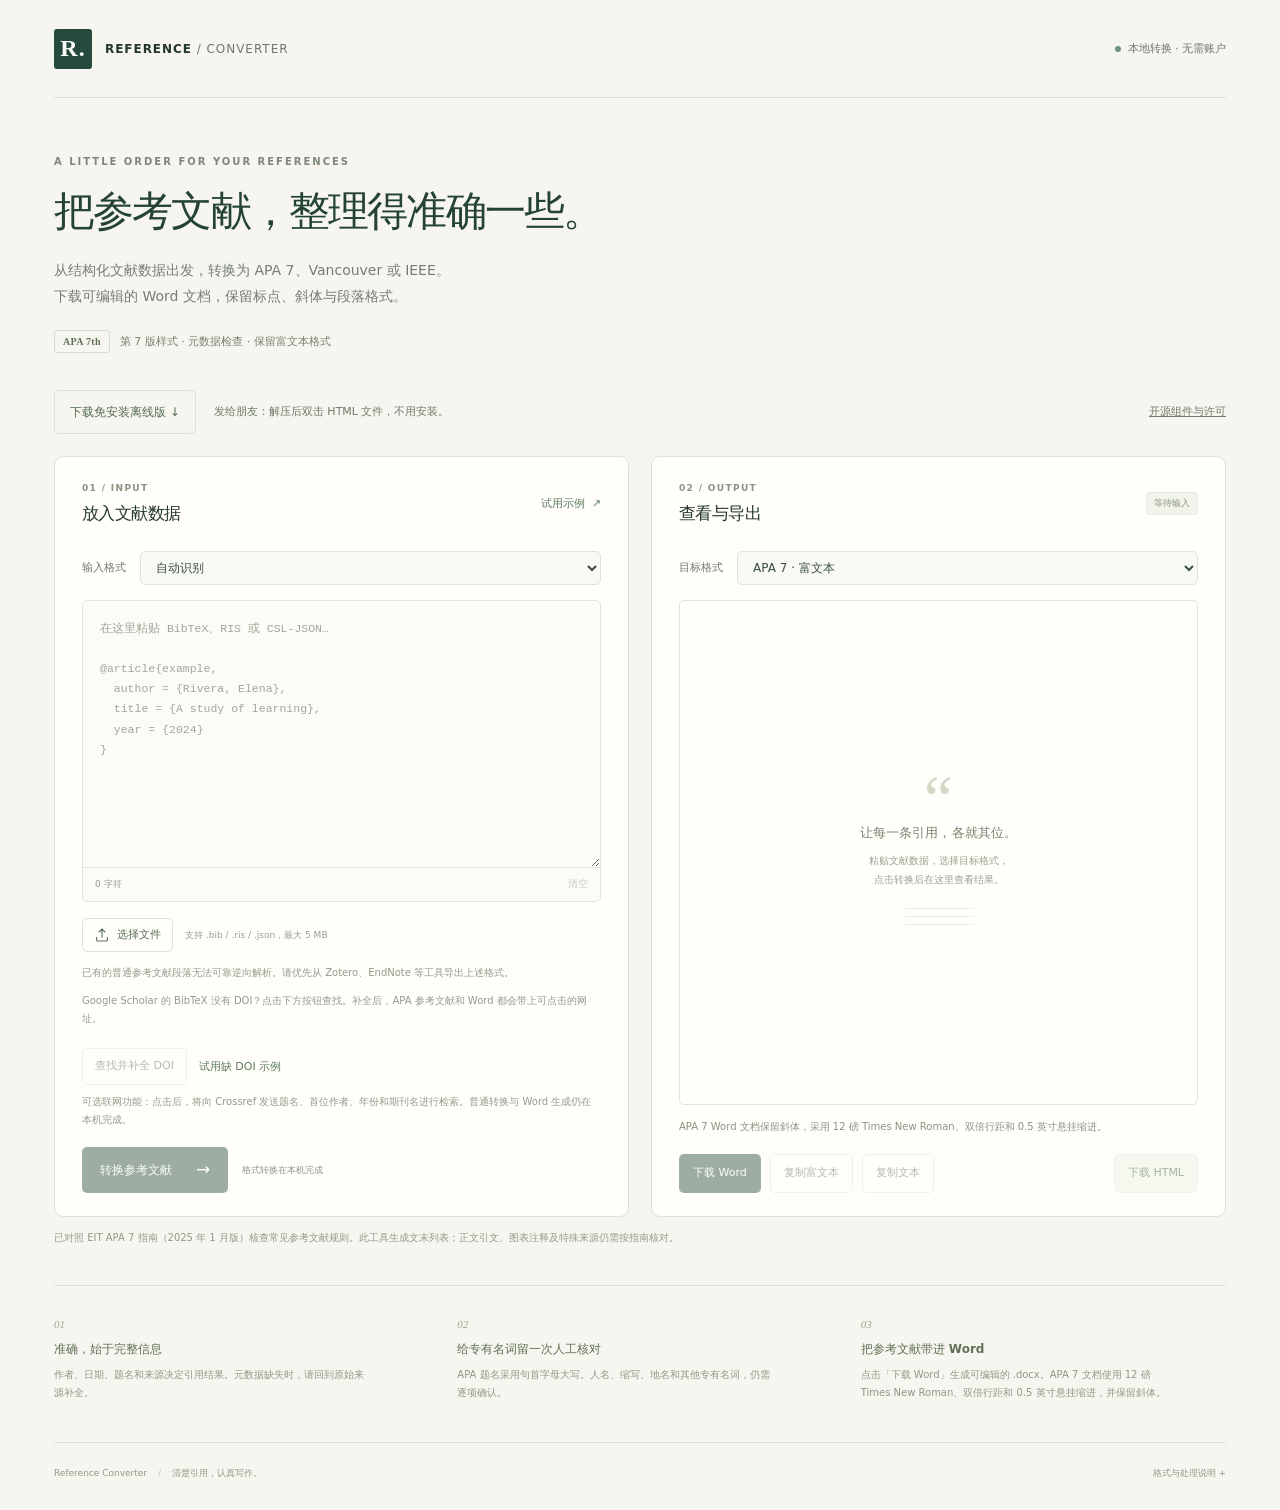
<file: index.html>
<!doctype html>
<html lang="zh-CN">
  <head>
    <meta charset="UTF-8" />
    <meta name="viewport" content="width=device-width, initial-scale=1.0" />
    <meta name="theme-color" content="#234a3c" />
    <meta name="description" content="在本地浏览器转换 BibTeX、RIS 和 CSL-JSON，生成 APA 第 7 版、Vancouver、IEEE 参考文献。" />
    <title>Reference Converter · 参考文献转换</title>
    <script type="module" crossorigin src="./assets/index-CxP83DSP.js"></script>
    <link rel="stylesheet" crossorigin href="./assets/index-_B_mF3yl.css">
  <style>.site-downloads{display:flex;align-items:center;flex-wrap:wrap;gap:12px 18px;margin:0 0 22px;font-size:11px;color:#6e7a6a}.site-downloads .button{min-height:44px;text-decoration:none}.site-license-link{margin-left:auto;padding:12px 0}@media(max-width:760px){.site-downloads{gap:5px 14px}.site-downloads>span{flex-basis:100%}.site-license-link{margin-left:0}}</style>
  </head>
  <body>
    <div class="page-shell">
      <header class="site-header">
        <a class="wordmark" href="#" aria-label="Reference Converter 首页"><span class="brand-mark" aria-hidden="true">R.</span><span>REFERENCE<span class="wordmark-light"> / CONVERTER</span></span></a>
        <span class="privacy-badge"><span aria-hidden="true"></span> 本地转换 · 无需账户</span>
      </header>

      <main>
        <section class="intro" aria-labelledby="page-title">
          <p class="eyebrow">A LITTLE ORDER FOR YOUR REFERENCES</p>
          <h1 id="page-title">把参考文献，<br class="mobile-break" />整理得准确一些。</h1>
          <p class="intro-description">从结构化文献数据出发，转换为 APA 7、Vancouver 或 IEEE。<br class="desktop-break" />下载可编辑的 Word 文档，保留标点、斜体与段落格式。</p>
          <div class="intro-note"><span class="edition-tag">APA 7th</span><span>第 7 版样式 · 元数据检查 · 保留富文本格式</span></div>
        </section>

        <section class="site-downloads" aria-label="离线使用与开源许可"><a class="button secondary" href="./downloads/Reference-Converter-Offline.zip" download>下载免安装离线版 ↓</a><span>发给朋友：解压后双击 HTML 文件，不用安装。</span><a class="site-license-link" href="./LICENSES.txt">开源组件与许可</a></section>
        <section class="workspace" aria-label="参考文献转换工作区">
          <section class="panel input-panel" aria-labelledby="input-title">
            <div class="panel-heading"><div><span class="step">01 / INPUT</span><h2 id="input-title">放入文献数据</h2></div><button type="button" id="sample-button" class="button-link">试用示例 <span aria-hidden="true">↗</span></button></div>
            <div class="field-row">
              <label for="input-format">输入格式</label>
              <select id="input-format"><option value="auto">自动识别</option><option value="bibtex">BibTeX (.bib)</option><option value="ris">RIS (.ris)</option><option value="csl-json">CSL-JSON (.json)</option></select>
            </div>
            <label for="reference-input" class="visually-hidden">文献数据内容</label>
            <textarea id="reference-input" spellcheck="false" autocomplete="off" autocapitalize="off" placeholder="在这里粘贴 BibTeX、RIS 或 CSL-JSON…&#10;&#10;@article{example,&#10;  author = {Rivera, Elena},&#10;  title = {A study of learning},&#10;  year = {2024}&#10;}" aria-describedby="input-help"></textarea>
            <div class="editor-footer"><span id="character-count">0 字符</span><button id="clear-button" type="button" class="button-link subtle" disabled>清空</button></div>
            <div class="upload-row"><button type="button" class="button secondary" id="upload-button"><svg aria-hidden="true" width="16" height="16" viewBox="0 0 24 24" fill="none" stroke="currentColor" stroke-width="1.6"><path d="M12 16V3m-5 5 5-5 5 5M4 15v5a1 1 0 0 0 1 1h14a1 1 0 0 0 1-1v-5" /></svg>选择文件</button><span id="file-info">支持 .bib / .ris / .json，最大 5 MB</span><input id="file-input" class="visually-hidden" type="file" accept=".bib,.bibtex,.ris,.json,application/json" tabindex="-1" /></div>
            <p class="field-help" id="input-help">已有的普通参考文献段落无法可靠逆向解析。请优先从 Zotero、EndNote 等工具导出上述格式。</p>
            <p class="field-help doi-help">Google Scholar 的 BibTeX 没有 DOI？点击下方按钮查找。补全后，APA 参考文献和 Word 都会带上可点击的网址。</p>
            <div class="doi-actions"><button type="button" class="button secondary" id="doi-lookup-button" aria-describedby="doi-privacy" disabled>查找并补全 DOI</button><button type="button" class="button-link" id="doi-cancel-button" hidden>取消查询</button><button type="button" class="button-link" id="doi-sample-button">试用缺 DOI 示例</button></div>
            <p class="field-help" id="doi-privacy">可选联网功能：点击后，将向 Crossref 发送题名、首位作者、年份和期刊名进行检索。普通转换与 Word 生成仍在本机完成。</p>
            <div class="convert-row"><button type="button" class="button primary" id="convert-button" disabled>转换参考文献 <span aria-hidden="true">→</span></button><span>格式转换在本机完成</span></div>
          </section>

          <section class="panel output-panel" aria-labelledby="output-title">
            <div class="panel-heading"><div><span class="step">02 / OUTPUT</span><h2 id="output-title">查看与导出</h2></div><span class="result-count" id="result-count">等待输入</span></div>
            <div class="field-row"><label for="output-format">目标格式</label><select id="output-format"><optgroup label="参考文献 · 保留排版"><option value="apa7-html">APA 7 · 富文本</option><option value="vancouver-html">Vancouver / NLM · 富文本</option><option value="ieee-html">IEEE · 富文本</option></optgroup><optgroup label="参考文献 · 纯文本"><option value="apa7-text">APA 7 · 纯文本</option><option value="vancouver-text">Vancouver / NLM · 纯文本</option><option value="ieee-text">IEEE · 纯文本</option></optgroup><optgroup label="文献数据 · 可继续编辑"><option value="bibtex">BibTeX (.bib)</option><option value="ris">RIS (.ris)</option><option value="csl-json">CSL-JSON (.json)</option></optgroup></select></div>
            <div class="preview-area" id="preview-area" aria-label="转换结果预览" aria-busy="false">
              <div class="empty-state" id="empty-state"><span class="empty-mark" aria-hidden="true">“</span><h3>让每一条引用，各就其位。</h3><p>粘贴文献数据，选择目标格式，<br />点击转换后在这里查看结果。</p><span class="paper-lines" aria-hidden="true"></span></div>
              <div id="rendered-output" class="bibliography" hidden></div>
              <pre id="text-output" hidden></pre>
            </div>
            <p class="output-format-note" id="output-format-note">APA 7 Word 文档保留斜体，采用 12 磅 Times New Roman、双倍行距和 0.5 英寸悬挂缩进。</p>
            <div class="output-actions"><button type="button" class="button primary word-download-button" id="download-word-button" aria-describedby="output-format-note" disabled>下载 Word</button><button type="button" class="button secondary" id="copy-rich-button" disabled>复制富文本</button><button type="button" class="button secondary" id="copy-text-button" disabled>复制文本</button><button type="button" class="button download-button" id="download-button" disabled>下载 HTML</button></div>
          </section>
        </section>

        <section id="doi-panel" class="doi-panel" aria-labelledby="doi-heading" hidden>
          <div class="doi-panel-heading"><div><h2 id="doi-heading">DOI 查找结果</h2><p id="doi-summary" role="status" aria-live="polite"></p></div><div class="doi-actions"><button type="button" class="button secondary" id="doi-download-button" disabled>下载含 DOI 的 BibTeX</button><button type="button" class="button-link" id="doi-undo-button" disabled>撤销 DOI 补全</button></div></div>
          <p class="field-help">输入框保留原文，已补 DOI 会用于当前预览、Word 和数据导出。候选需核对后再采用；未匹配不代表文献一定没有 DOI。修改输入会清除本次补全。</p>
          <div id="doi-results"></div>
        </section>
        <p class="field-help">已对照 EIT APA 7 指南（2025 年 1 月版）核查常见参考文献规则。此工具生成文末列表；正文引文、图表注释及特殊来源仍需按指南核对。</p>
        <div id="status-message" class="status-message" role="status" aria-live="polite" hidden></div>
        <section id="warning-panel" class="warning-panel" aria-labelledby="warning-title" hidden><div class="warning-heading"><span class="warning-symbol" aria-hidden="true">!</span><div><h2 id="warning-title">这些信息还需要核对</h2><p>格式可以整理，缺失的文献信息需要你来补全。</p></div></div><ul id="warning-list"></ul></section>

        <section class="guidance" aria-label="使用提醒"><div><span class="guidance-number">01</span><h3>准确，始于完整信息</h3><p>作者、日期、题名和来源决定引用结果。元数据缺失时，请回到原始来源补全。</p></div><div><span class="guidance-number">02</span><h3>给专有名词留一次人工核对</h3><p>APA 题名采用句首字母大写。人名、缩写、地名和其他专有名词，仍需逐项确认。</p></div><div><span class="guidance-number">03</span><h3>把参考文献带进 Word</h3><p>点击「下载 Word」生成可编辑的 .docx。APA 7 文档使用 12 磅 Times New Roman、双倍行距和 0.5 英寸悬挂缩进，并保留斜体。</p></div></section>
      </main>

      <footer class="site-footer"><span>Reference Converter <span aria-hidden="true">/</span> 清楚引用，认真写作。</span><details><summary>格式与处理说明</summary><p>参考文献通过固定版本 CSL 样式与 citation-js 生成。普通转换不上传输入；仅主动点击 DOI 查询时，向 Crossref 发送检索所需的题名、首位作者、年份和期刊名，不发送摘要、笔记或整个文件。联网匹配仍需核对，数据库可能缺少记录。Word 文档在本机生成。APA 7 Word 使用 12 磅 Times New Roman、双倍行距与 0.5 英寸悬挂缩进，并保留斜体；复制富文本时，接收软件可能调整粘贴样式。</p><p>页面示例采用 Miller（1956）的公开文献，DOI 为 10.1037/h0043158；缺 DOI 示例是同一文献去除 DOI 后的 BibTeX，用于测试查找功能。文献排序、同年作者区分等由所选样式处理。导出为 BibTeX 或 RIS 时，目标格式可能无法保留全部 CSL-JSON 字段。</p></details></footer>
    </div>
  </body>
</html>
</file>
<file: assets/index-_B_mF3yl.css>
:root{color:#24372f;font-synthesis:none;--ink:#234a3c;--muted:#768078;--line:#dde1d7;--paper:#fffefa;--amber:#a76a1e;background:#f6f5ef;font-family:Inter,PingFang SC,Microsoft YaHei,system-ui,sans-serif;font-weight:400}*{box-sizing:border-box}body{margin:0}button,select,textarea{font:inherit}button,select{cursor:pointer}button{transition:background .15s,border-color .15s,color .15s,transform .15s}button:disabled{cursor:not-allowed;opacity:.45}button:not(:disabled):active{transform:translateY(1px)}button:focus-visible,a:focus-visible,select:focus-visible,summary:focus-visible{outline-offset:3px;outline:3px solid #b3c8b9}a{color:inherit}button svg{flex:none}[hidden]{display:none!important}.page-shell{max-width:1392px;margin:auto;padding:0 54px}.site-header{border-bottom:1px solid var(--line);justify-content:space-between;align-items:center;height:98px;display:flex}.wordmark{letter-spacing:.08em;align-items:center;gap:13px;font-size:12px;font-weight:750;text-decoration:none;display:flex}.brand-mark{width:38px;height:40px;color:var(--paper);background:var(--ink);border-radius:3px;place-items:center;font:700 24px Georgia,serif;display:grid}.wordmark-light{color:#6c796f;font-weight:400}.privacy-badge{color:#6d7a6e;align-items:center;gap:7px;font-size:11px;display:flex}.privacy-badge>span{background:#6b927b;border-radius:50%;width:6px;height:6px}.intro{padding:58px 0 37px}.eyebrow{letter-spacing:.2em;color:#7d887a;margin:0 0 17px;font-size:10px;font-weight:600}h1{letter-spacing:-.045em;color:#244333;margin:0;font-size:clamp(31px,3.2vw,43px);font-weight:650;line-height:1.36}.intro-description{color:#747e73;margin:17px 0 20px;font-size:14px;line-height:1.9}.intro-note{color:#7a806f;align-items:center;gap:10px;font-size:11px;display:flex}.edition-tag{letter-spacing:.03em;color:#607355;border:1px solid #d8dbca;border-radius:3px;padding:5px 8px;font:600 10px Georgia,serif}.mobile-break{display:none}.workspace{grid-template-columns:1fr 1fr;gap:22px;display:grid}.panel{background:var(--paper);border:1px solid var(--line);border-radius:9px;flex-direction:column;min-width:0;padding:26px 27px 23px;display:flex;box-shadow:0 3px 7px #28392603}.panel-heading{justify-content:space-between;align-items:center;gap:10px;margin-bottom:26px;display:flex}.step{letter-spacing:.15em;color:#8a927f;margin-bottom:9px;font-size:9px;font-weight:550;display:block}h2{letter-spacing:-.03em;margin:0;font-size:17px;font-weight:600}.button-link{white-space:nowrap;color:#5d7b5d;background:0 0;border:0;padding:4px 0;font-size:11px}.button-link:hover:not(:disabled){color:#244a35}.button-link span{margin-left:3px}.button-link.subtle{color:#879183}.field-row{flex:none;align-items:center;gap:14px;margin-bottom:15px;display:flex}.field-row label{color:#6e7a6a;white-space:nowrap;font-size:11px}select{color:#3a4e3e;background:#f8f9f3;border:1px solid #dfe3d7;border-radius:5px;width:100%;min-width:0;padding:8px 30px 8px 11px;font-size:12px;line-height:1.5}textarea{resize:vertical;color:#334c3c;background:#fbfcf7;border:1px solid #e3e5db;border-radius:5px 5px 0 0;outline:none;width:100%;height:268px;min-height:200px;max-height:620px;padding:18px 17px;font:11.5px/1.75 Cascadia Code,Consolas,monospace;display:block}textarea::placeholder{color:#a0a798;opacity:1}textarea:focus{border-color:#8aa08b;box-shadow:0 0 0 2px #8aa08b16}.editor-footer{color:#929c8a;background:#fbfcf7;border:1px solid #e3e5db;border-top:0;border-radius:0 0 5px 5px;justify-content:space-between;align-items:center;height:34px;padding:0 12px;font-size:9px;display:flex}.editor-footer button{font-size:10px}.upload-row{align-items:center;gap:12px;min-height:33px;margin-top:16px;display:flex}.upload-row .button{padding:8px 11px;font-size:11px}.upload-row>span{color:#97a08e;overflow-wrap:anywhere;font-size:9px;line-height:1.65}.button{white-space:nowrap;border:1px solid #0000;border-radius:5px;justify-content:center;align-items:center;gap:7px;padding:10px 15px;font-size:12px;font-weight:500;line-height:1.5;display:inline-flex}.secondary{color:#566c52;background:0 0;border-color:#dce2d5}.secondary:hover:not(:disabled){background:#f1f4eb;border-color:#a8b6a0}.primary{color:#fff;background:#274d3c;padding:13px 17px}.primary:hover:not(:disabled){background:#173b2b}.primary span{margin-left:17px;font-size:17px;line-height:1}.field-help{color:#929b89;margin:12px 0 20px;font-size:10px;line-height:1.8}.convert-row{align-items:center;gap:14px;margin-top:auto;display:flex}.convert-row>span{color:#8b9683;font-size:9px;line-height:1.6}.result-count{color:#89927e;white-space:nowrap;background:#f1f4eb;border:1px solid #e4e8dd;border-radius:4px;padding:4px 7px;font-size:9px}.preview-area{background:#fffefa;border:1px solid #e2e5da;border-radius:5px;flex:1;min-height:302px;max-height:620px;padding:20px 21px;position:relative;overflow:auto}.empty-state{text-align:center;flex-direction:column;justify-content:center;align-items:center;height:100%;min-height:247px;display:flex}.empty-mark{color:#d1d9c6;-webkit-user-select:none;user-select:none;height:38px;font:65px/42px Georgia,serif;display:block}.empty-state h3{color:#79866e;letter-spacing:.01em;margin:8px 0 9px;font-size:13px;font-weight:500}.empty-state p{color:#9aa38f;margin:0;font-size:10px;line-height:1.9}.paper-lines{opacity:.75;background:repeating-linear-gradient(#dfe5d6 0 1px,#0000 1px 8px);width:85px;height:20px;margin-top:19px;-webkit-mask-image:linear-gradient(90deg,#0000,#000 20% 80%,#0000);mask-image:linear-gradient(90deg,#0000,#000 20% 80%,#0000)}.bibliography{overflow-wrap:anywhere;color:#283a30;font-family:Times New Roman,Times,serif;font-size:12pt;line-height:1.7}.bibliography .csl-entry{margin:0 0 12pt}.bibliography.apa7{line-height:2}.bibliography.apa7 .csl-entry{text-indent:-.5in;margin:0;padding-left:.5in}.bibliography .csl-left-margin{vertical-align:top;min-width:1.6em;display:inline-block}.bibliography .csl-right-inline{display:inline}.bibliography a{color:inherit;text-decoration:none}.bibliography a:hover{text-decoration:underline}#text-output{white-space:pre-wrap;overflow-wrap:anywhere;color:#364938;margin:0;font:11px/1.85 Cascadia Code,Consolas,monospace}.output-format-note{color:#899580;min-height:18px;margin:13px 0 18px;font-size:10px;line-height:1.8}.output-actions{flex-wrap:wrap;align-items:center;gap:9px;display:flex}.output-actions .button{padding:10px 13px;font-size:11px}.download-button{color:#395b43;background:#edf2e6;border-color:#e0e7d8;margin-left:auto}.download-button:hover:not(:disabled){background:#dee8d5}.download-button span{padding-left:7px}.status-message{overflow-wrap:anywhere;background:#edf5e9;border:1px solid #cddcca;border-radius:6px;margin-top:19px;padding:13px 17px;font-size:12px;line-height:1.7}.status-message.error{color:#854a3d;background:#fff1e9;border-color:#e5c6b8}.status-message.info{color:#7c6841;background:#f7f4e8;border-color:#dddcca}.warning-panel{background:#fbf6e9;border:1px solid #e8d9b8;border-radius:6px;margin-top:19px;padding:21px 24px}.warning-heading{align-items:flex-start;gap:13px;display:flex}.warning-symbol{text-align:center;color:#986b2b;border:1px solid #d8bd8b;border-radius:50%;flex:none;width:22px;height:22px;font:700 13px/21px Georgia,serif}.warning-panel h2{color:#886327;margin-top:1px;font-size:13px}.warning-panel p{color:#a08757;margin:7px 0 0;font-size:11px;line-height:1.7}.warning-panel ul{color:#917444;margin:13px 0 0;padding-left:49px;font-size:11px;line-height:1.9}.warning-panel li+li{margin-top:5px}.guidance{border-top:1px solid var(--line);grid-template-columns:repeat(3,1fr);gap:38px;margin-top:38px;padding-top:27px;display:grid}.guidance-number{color:#9da58d;font:italic 11px Georgia,serif}.guidance h3{color:#607153;margin:9px 0 8px;font-size:12px;font-weight:550}.guidance p{color:#8f9983;max-width:315px;margin:0;font-size:10px;line-height:1.85}.site-footer{border-top:1px solid var(--line);color:#919b86;justify-content:space-between;gap:22px;margin-top:39px;padding:22px 0 28px;font-size:9px;line-height:1.9;display:flex}.site-footer>span{white-space:nowrap}.site-footer>span>span{color:#bdc4b3;margin:0 8px}.site-footer details{text-align:right;max-width:550px}.site-footer summary{cursor:pointer;list-style:none}.site-footer summary::-webkit-details-marker{display:none}.site-footer summary:after{content:" +"}.site-footer details[open] summary:after{content:" −"}.site-footer details p{text-align:left;margin:10px 0 0}.visually-hidden{clip:rect(0,0,0,0);white-space:nowrap;border:0;width:1px;height:1px;margin:-1px;padding:0;position:absolute;overflow:hidden}@media (width>=1450px){.intro{padding-top:65px}.page-shell{padding:0 60px}.preview-area{min-height:323px}textarea{height:289px}}@media (width<=1000px){.page-shell{padding:0 30px}.workspace{gap:16px}.panel{padding:23px 20px 20px}.convert-row{gap:10px}.convert-row>span{max-width:70px}.output-actions{gap:6px}.output-actions .button{padding:9px 10px}.preview-area{padding:18px 15px}.guidance{gap:24px}}@media (width<=760px){.page-shell{padding:0 22px}.site-header{height:77px}.wordmark{gap:9px;font-size:10px}.brand-mark{width:33px;height:35px;font-size:22px}.wordmark-light{display:none}.privacy-badge{font-size:9px}.intro{padding:40px 0 28px}h1{font-size:33px}.intro-description{margin:14px 0 17px;font-size:12px;line-height:1.9}.intro-note{gap:8px;font-size:9px}.edition-tag{font-size:9px}.eyebrow{letter-spacing:.17em;margin-bottom:14px;font-size:8px}.workspace{grid-template-columns:1fr;gap:18px}.panel{padding:23px 22px}.panel-heading{margin-bottom:23px}.field-row{margin-bottom:13px}textarea{height:245px}.convert-row>span{max-width:none}.preview-area{min-height:289px;padding:22px 20px}.empty-state{min-height:242px}.output-actions .button{padding:10px 13px}.output-actions{gap:9px}.guidance{grid-template-columns:1fr;gap:23px;margin-top:30px;padding-top:24px}.guidance>div{padding-left:29px;position:relative}.guidance-number{position:absolute;top:0;left:0}.guidance h3{margin-top:0}.guidance p{max-width:none;font-size:11px}.site-footer{flex-direction:column;gap:10px;margin-top:28px;padding-bottom:23px}.site-footer details{text-align:left;max-width:none}.site-footer>span{white-space:normal}.warning-panel{padding:18px}.warning-panel ul{padding-left:24px}.status-message{font-size:11px}}@media (width<=390px){.page-shell{padding:0 15px}.panel{padding:21px 17px}.mobile-break{display:block}.desktop-break{display:none}.intro-note{align-items:flex-start}.convert-row>span{max-width:78px}.button.primary{padding-left:13px;padding-right:13px}.primary span{margin-left:7px}.output-actions{gap:6px}.output-actions .button{padding:9px 10px}}@media (prefers-reduced-motion:reduce){button{transition:none}}.csl-no-italics{font-style:normal}.bibliography a{text-underline-offset:2px;color:#315e4a;text-decoration:underline;text-decoration-thickness:1px}.doi-help{margin-top:-10px}@media (width<=760px){.mobile-break{display:block}}.doi-actions{flex-wrap:wrap;align-items:center;gap:12px;display:flex}.doi-actions .button{padding:9px 12px;font-size:11px}#doi-privacy{margin:8px 0 18px}.doi-panel{background:#f5f8f0;border:1px solid #cddcca;border-radius:7px;margin:20px 0;padding:22px 24px}.doi-panel-heading{flex-wrap:wrap;justify-content:space-between;align-items:flex-start;gap:18px;display:flex}.doi-panel h2{font-size:15px}.doi-panel p{color:#61765b;margin:8px 0;font-size:11px;line-height:1.8}.doi-panel>.field-help{margin:10px 0 16px}.doi-result{overflow-wrap:anywhere;border-top:1px solid #dbe3d2;padding:12px 0;font-size:12px}.doi-result summary{cursor:pointer;line-height:1.7}.doi-status{color:#5d6d55;background:#e8ede2;border-radius:4px;margin-right:10px;padding:2px 7px;font-size:10px;display:inline-block}.doi-status.matched{color:#2e613c;background:#dcebd7}.doi-status.review,.doi-status.error{color:#866122;background:#f5e9cf}.doi-result a{color:#315e4a;overflow-wrap:anywhere}.doi-candidate{background:#fffefa;border:1px solid #dfe4d8;border-radius:5px;margin:12px 0;padding:13px 15px}.doi-candidate strong{font-weight:550;line-height:1.7}.doi-candidate .doi-actions{justify-content:space-between}.doi-candidate .doi-reasons{color:#8c6a34}.doi-input-details{font-style:italic}@media (width<=760px){.doi-panel{padding:18px}.doi-panel-heading>.doi-actions{width:100%}.doi-result summary{font-size:11px}.doi-candidate{padding:11px}.doi-candidate .doi-actions{flex-direction:column;align-items:flex-start}}
</file>
